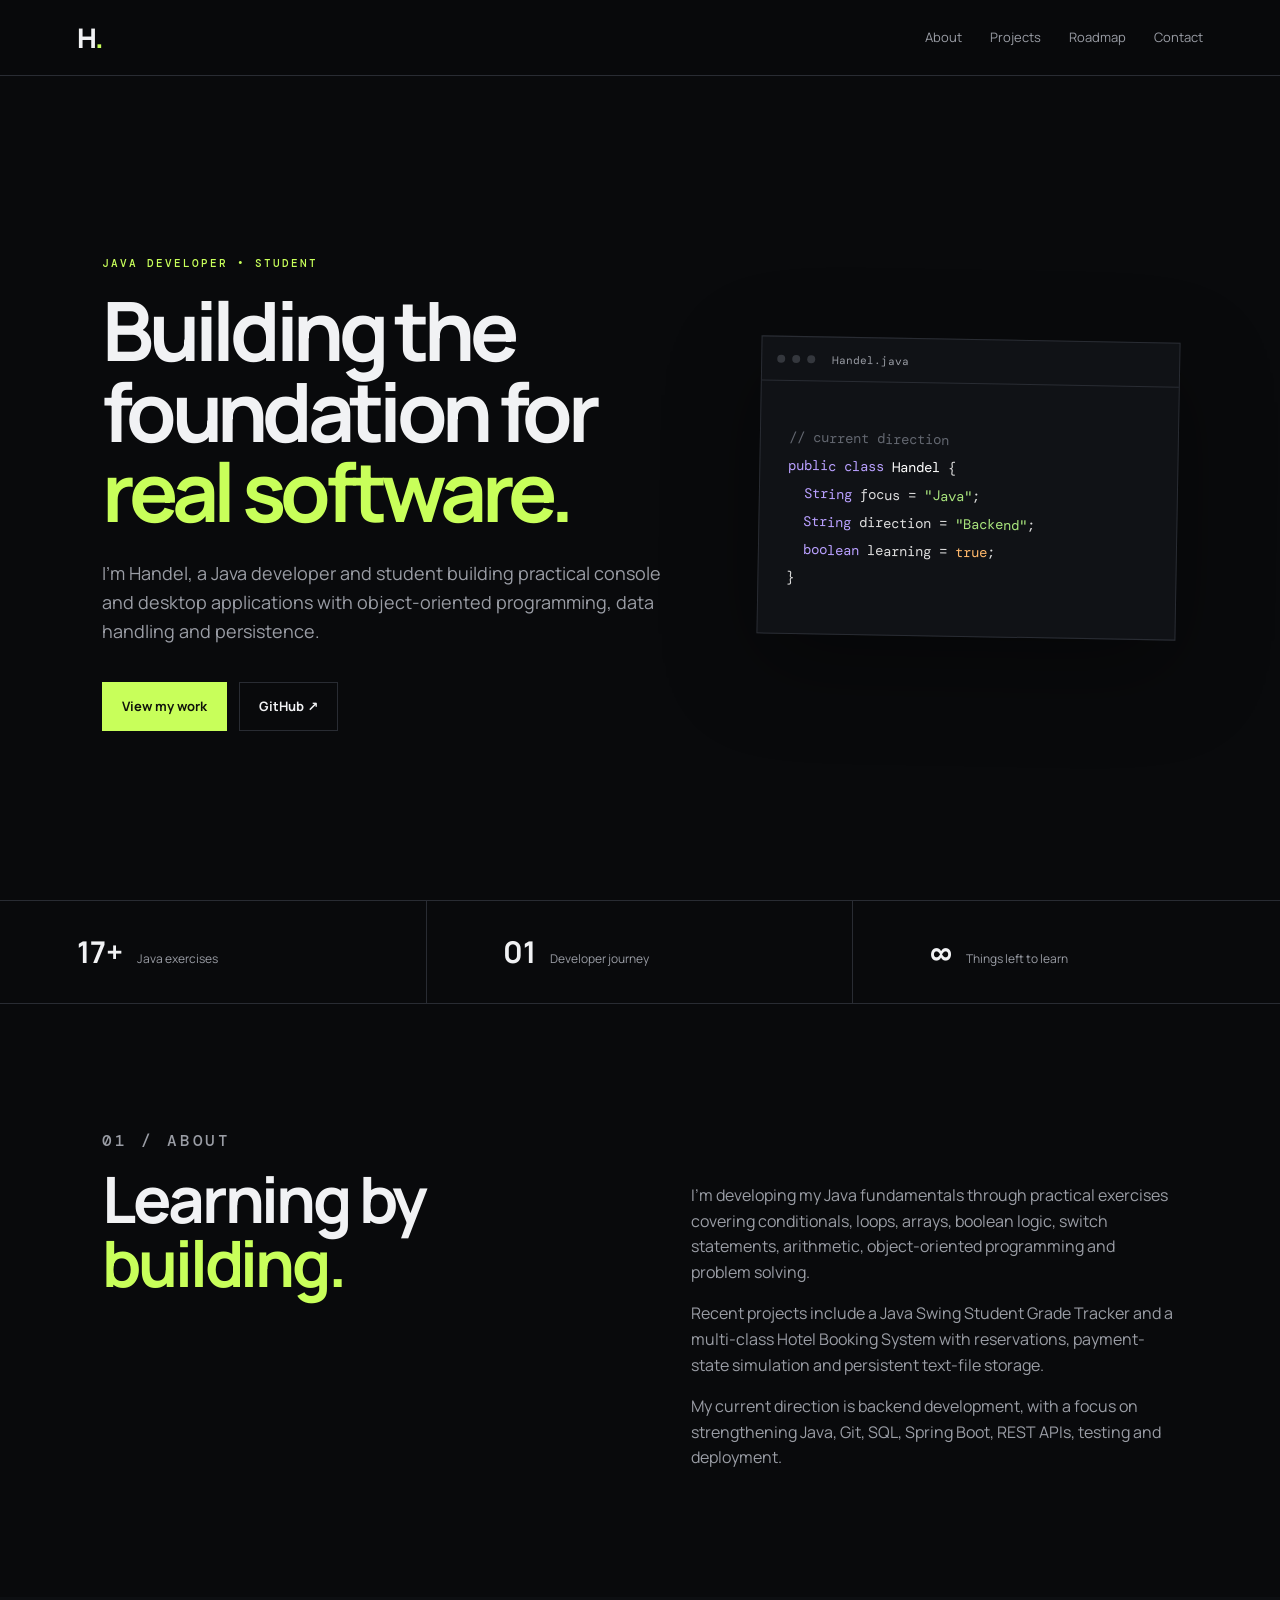
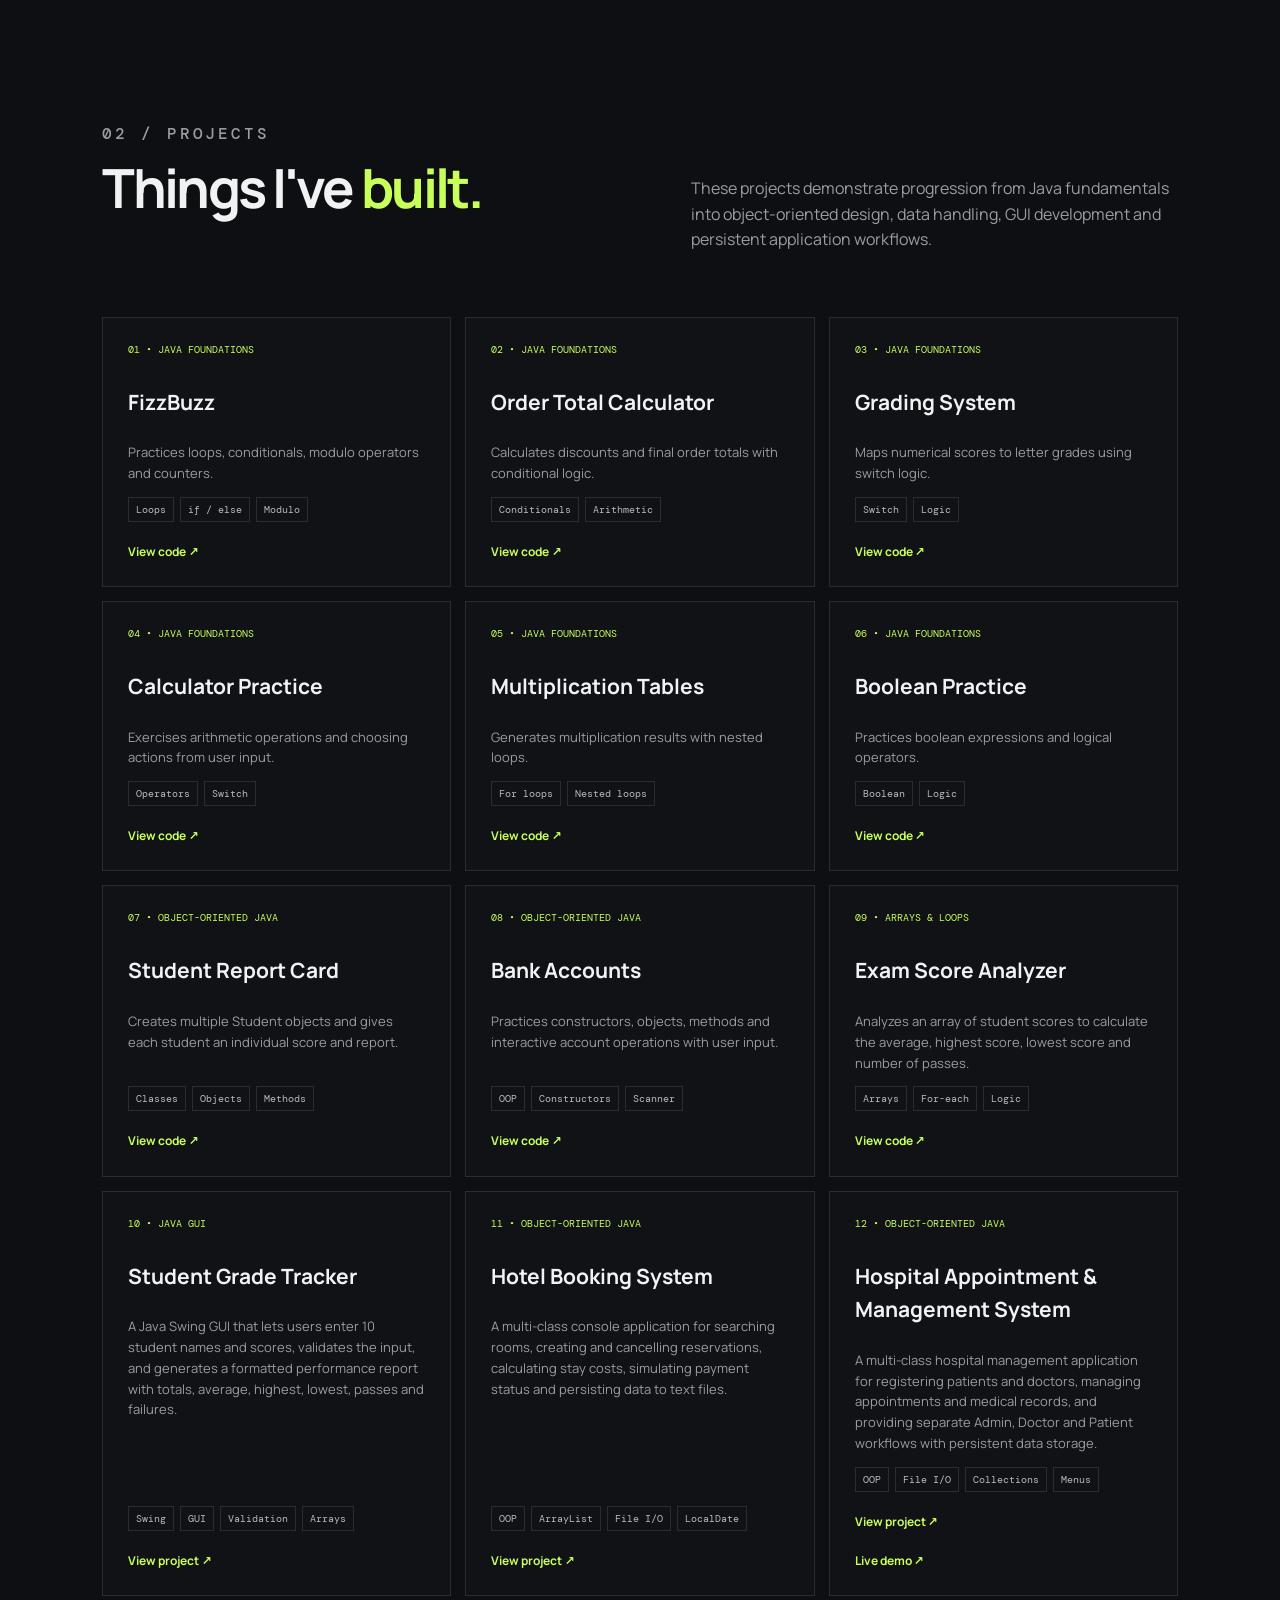
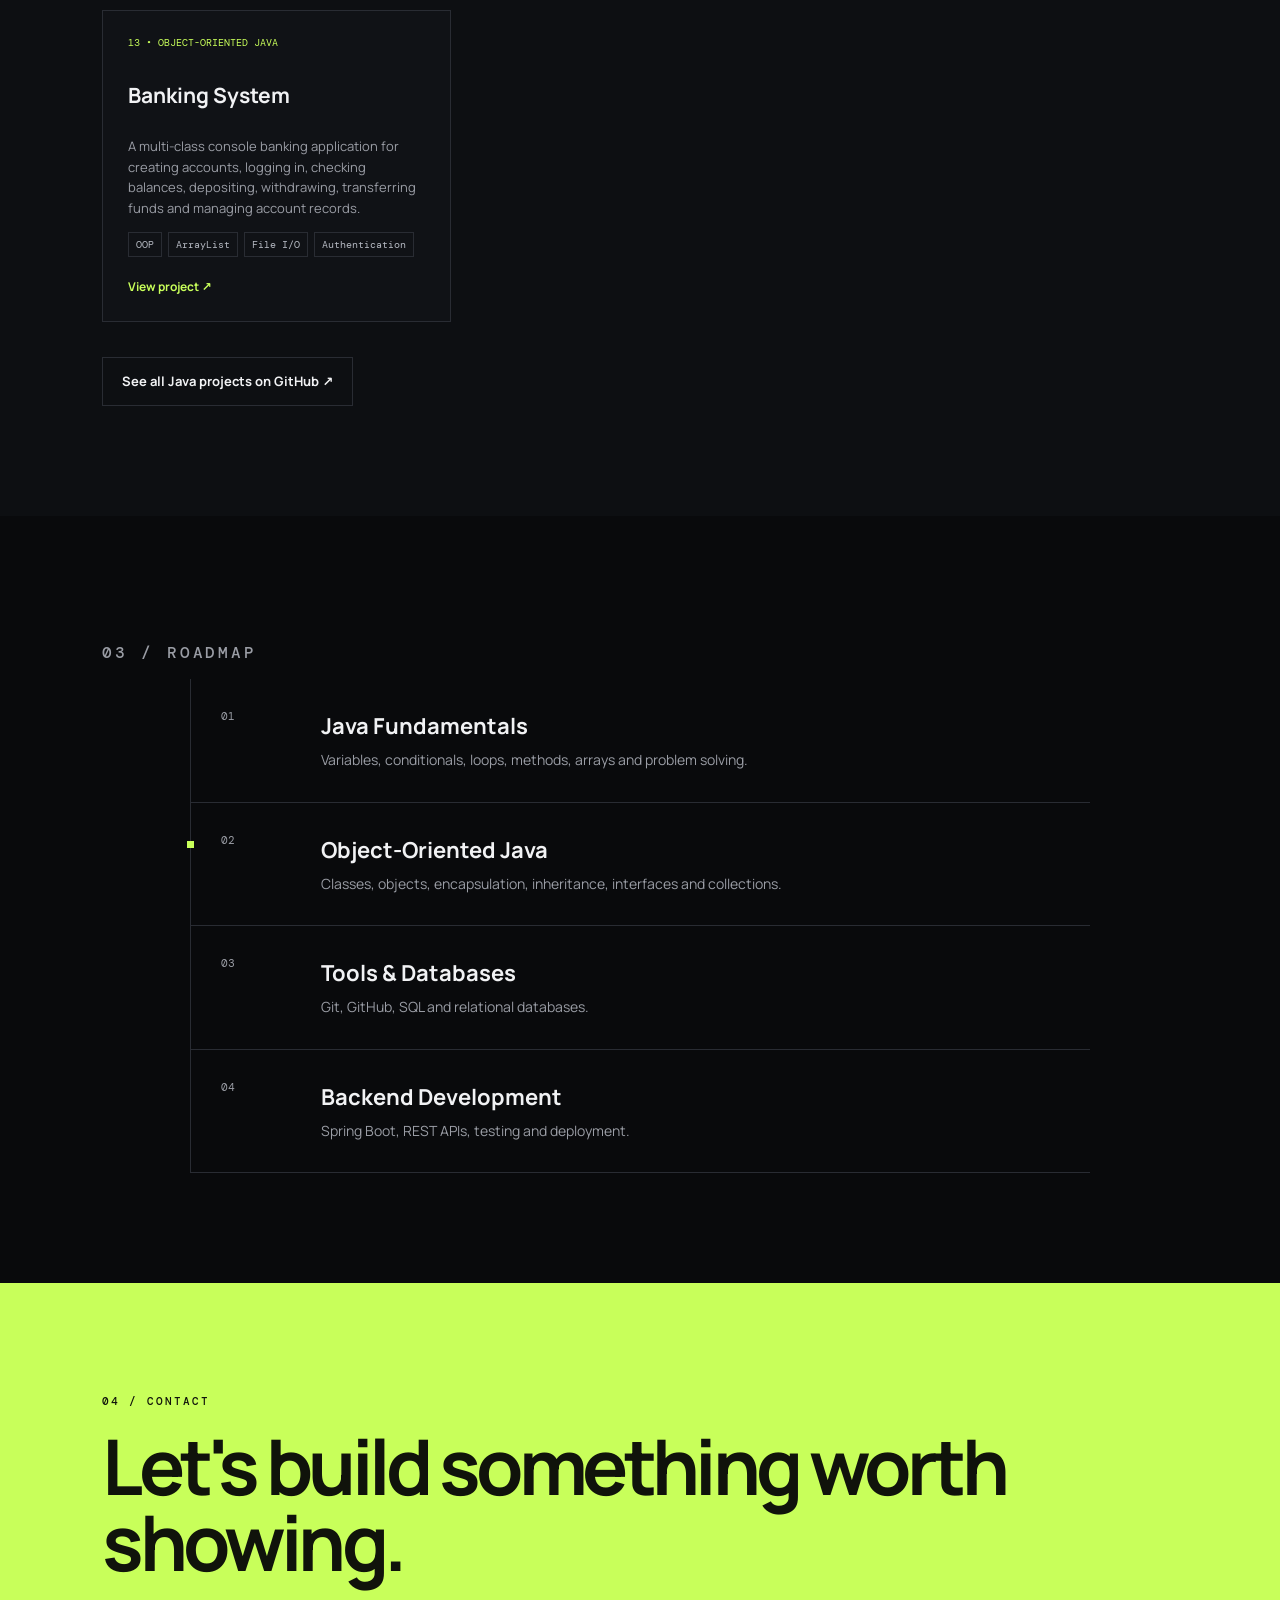
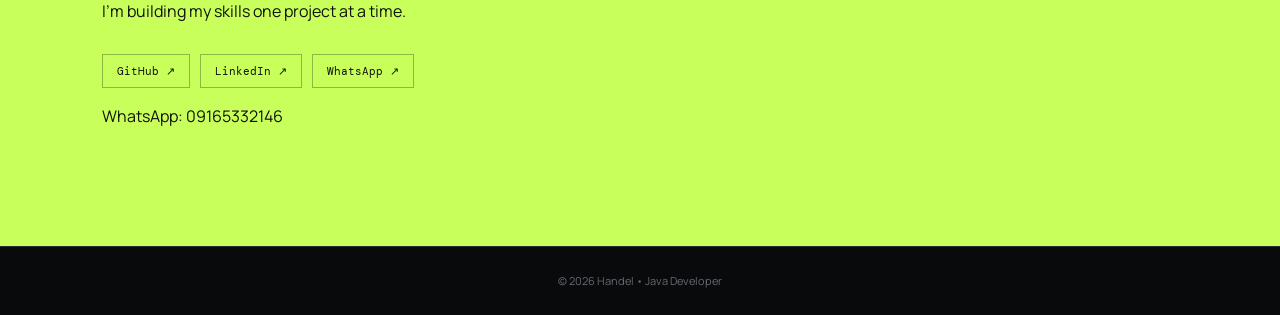
<file: docs/index.html>
<!doctype html>
<html lang="en">
<head>
<meta charset="utf-8">
<meta name="viewport" content="width=device-width, initial-scale=1">
<meta name="description" content="Handel — Java Developer portfolio.">
<title>Handel — Java Developer</title>
<link rel="stylesheet" href="style.css">
</head>
<body>
<header class="nav"><a class="brand" href="#home">H<span>.</span></a><nav><a href="#about">About</a><a href="#projects">Projects</a><a href="#roadmap">Roadmap</a><a href="#contact">Contact</a></nav></header>
<main>
<section class="hero" id="home"><div><p class="eyebrow">JAVA DEVELOPER • STUDENT</p><h1>Building the foundation for <em>real software.</em></h1><p class="lead">I'm Handel, a Java developer and student building practical console and desktop applications with object-oriented programming, data handling and persistence.</p><div class="actions"><a class="button primary" href="#projects">View my work</a><a class="button" href="https://github.com/muddyshark8-byte" target="_blank" rel="noopener">GitHub ↗</a></div></div><div class="terminal"><div class="bar"><i></i><i></i><i></i><span>Handel.java</span></div><pre><span class="dim">// current direction</span>
<span class="purple">public class</span> <span class="white">Handel</span> {
  <span class="purple">String</span> focus = <span class="green">"Java"</span>;
  <span class="purple">String</span> direction = <span class="green">"Backend"</span>;
  <span class="purple">boolean</span> learning = <span class="orange">true</span>;
}</pre></div></section>
<section class="stats"><div><b>17+</b><span>Java exercises</span></div><div><b>01</b><span>Developer journey</span></div><div><b>∞</b><span>Things left to learn</span></div></section>
<section class="section" id="about"><p class="eyebrow">01 / ABOUT</p><div class="split"><h2>Learning by <span>building.</span></h2><div><p>I'm developing my Java fundamentals through practical exercises covering conditionals, loops, arrays, boolean logic, switch statements, arithmetic, object-oriented programming and problem solving.</p><p>Recent projects include a Java Swing Student Grade Tracker and a multi-class Hotel Booking System with reservations, payment-state simulation and persistent text-file storage.</p><p>My current direction is backend development, with a focus on strengthening Java, Git, SQL, Spring Boot, REST APIs, testing and deployment.</p></div></div></section>
<section class="section dark" id="projects"><p class="eyebrow">02 / PROJECTS</p><div class="split head"><h2>Things I've <span>built.</span></h2><p>These projects demonstrate progression from Java fundamentals into object-oriented design, data handling, GUI development and persistent application workflows.</p></div><div class="grid">
<article><small>01 • JAVA FOUNDATIONS</small><h3>FizzBuzz</h3><p>Practices loops, conditionals, modulo operators and counters.</p><div class="tags"><span>Loops</span><span>if / else</span><span>Modulo</span></div><a href="https://github.com/muddyshark8-byte/java-projects/blob/main/fizzbuzz.java" target="_blank" rel="noopener">View code ↗</a></article>
<article><small>02 • JAVA FOUNDATIONS</small><h3>Order Total Calculator</h3><p>Calculates discounts and final order totals with conditional logic.</p><div class="tags"><span>Conditionals</span><span>Arithmetic</span></div><a href="https://github.com/muddyshark8-byte/java-projects/blob/main/OrderTotalCalc.java" target="_blank" rel="noopener">View code ↗</a></article>
<article><small>03 • JAVA FOUNDATIONS</small><h3>Grading System</h3><p>Maps numerical scores to letter grades using switch logic.</p><div class="tags"><span>Switch</span><span>Logic</span></div><a href="https://github.com/muddyshark8-byte/java-projects/blob/main/Gradingsystem.java" target="_blank" rel="noopener">View code ↗</a></article>
<article><small>04 • JAVA FOUNDATIONS</small><h3>Calculator Practice</h3><p>Exercises arithmetic operations and choosing actions from user input.</p><div class="tags"><span>Operators</span><span>Switch</span></div><a href="https://github.com/muddyshark8-byte/java-projects/blob/main/Calculatorpractice.java" target="_blank" rel="noopener">View code ↗</a></article>
<article><small>05 • JAVA FOUNDATIONS</small><h3>Multiplication Tables</h3><p>Generates multiplication results with nested loops.</p><div class="tags"><span>For loops</span><span>Nested loops</span></div><a href="https://github.com/muddyshark8-byte/java-projects/blob/main/multiplicationtable.java" target="_blank" rel="noopener">View code ↗</a></article>
<article><small>06 • JAVA FOUNDATIONS</small><h3>Boolean Practice</h3><p>Practices boolean expressions and logical operators.</p><div class="tags"><span>Boolean</span><span>Logic</span></div><a href="https://github.com/muddyshark8-byte/java-projects/blob/main/Booleanpractice.java" target="_blank" rel="noopener">View code ↗</a></article>
<article><small>07 • OBJECT-ORIENTED JAVA</small><h3>Student Report Card</h3><p>Creates multiple Student objects and gives each student an individual score and report.</p><div class="tags"><span>Classes</span><span>Objects</span><span>Methods</span></div><a href="https://github.com/muddyshark8-byte/java-projects/blob/main/Reportcard.java" target="_blank" rel="noopener">View code ↗</a></article>
<article><small>08 • OBJECT-ORIENTED JAVA</small><h3>Bank Accounts</h3><p>Practices constructors, objects, methods and interactive account operations with user input.</p><div class="tags"><span>OOP</span><span>Constructors</span><span>Scanner</span></div><a href="https://github.com/muddyshark8-byte/java-projects/blob/main/Accounts.java" target="_blank" rel="noopener">View code ↗</a></article>
<article><small>09 • ARRAYS & LOOPS</small><h3>Exam Score Analyzer</h3><p>Analyzes an array of student scores to calculate the average, highest score, lowest score and number of passes.</p><div class="tags"><span>Arrays</span><span>For-each</span><span>Logic</span></div><a href="https://github.com/muddyshark8-byte/java-projects/blob/main/Exams.java" target="_blank" rel="noopener">View code ↗</a></article>
<article><small>10 • JAVA GUI</small><h3>Student Grade Tracker</h3><p>A Java Swing GUI that lets users enter 10 student names and scores, validates the input, and generates a formatted performance report with totals, average, highest, lowest, passes and failures.</p><div class="tags"><span>Swing</span><span>GUI</span><span>Validation</span><span>Arrays</span></div><a href="https://github.com/muddyshark8-byte/CodeAlpha_StudentGradeTracker/blob/main/StudentTracker.java" target="_blank" rel="noopener">View project ↗</a></article>
<article><small>11 • OBJECT-ORIENTED JAVA</small><h3>Hotel Booking System</h3><p>A multi-class console application for searching rooms, creating and cancelling reservations, calculating stay costs, simulating payment status and persisting data to text files.</p><div class="tags"><span>OOP</span><span>ArrayList</span><span>File I/O</span><span>LocalDate</span></div><a href="https://github.com/muddyshark8-byte/java-projects/tree/main/HotelBookingSystem" target="_blank" rel="noopener">View project ↗</a></article>
<article><small>12 • OBJECT-ORIENTED JAVA</small><h3>Hospital Appointment & Management System</h3><p>A multi-class hospital management application for registering patients and doctors, managing appointments and medical records, and providing separate Admin, Doctor and Patient workflows with persistent data storage.</p><div class="tags"><span>OOP</span><span>File I/O</span><span>Collections</span><span>Menus</span></div><a href="https://github.com/muddyshark8-byte/java-projects/tree/main/HospitalAppointmentSystem" target="_blank" rel="noopener">View project ↗</a> <a href="hospital-appointment-system.html" target="_blank" rel="noopener">Live demo ↗</a></article>
<article><small>13 • OBJECT-ORIENTED JAVA</small><h3>Banking System</h3><p>A multi-class console banking application for creating accounts, logging in, checking balances, depositing, withdrawing, transferring funds and managing account records.</p><div class="tags"><span>OOP</span><span>ArrayList</span><span>File I/O</span><span>Authentication</span></div><a href="https://github.com/muddyshark8-byte/java-projects/tree/main/BankingSystem" target="_blank" rel="noopener">View project ↗</a></article></div><div class="all-code"><a class="button" href="https://github.com/muddyshark8-byte/java-projects" target="_blank" rel="noopener">See all Java projects on GitHub ↗</a></div></section>
<section class="section" id="roadmap"><p class="eyebrow">03 / ROADMAP</p><div class="roadmap"><div class="road"><b>01</b><div><h3>Java Fundamentals</h3><p>Variables, conditionals, loops, methods, arrays and problem solving.</p></div></div><div class="road active"><b>02</b><div><h3>Object-Oriented Java</h3><p>Classes, objects, encapsulation, inheritance, interfaces and collections.</p></div></div><div class="road"><b>03</b><div><h3>Tools & Databases</h3><p>Git, GitHub, SQL and relational databases.</p></div></div><div class="road"><b>04</b><div><h3>Backend Development</h3><p>Spring Boot, REST APIs, testing and deployment.</p></div></div></div></section>
<section class="contact" id="contact"><div><p class="eyebrow">04 / CONTACT</p><h2>Let's build something <em>worth showing.</em></h2><p>I'm building my skills one project at a time.</p><div class="contact-links"><a href="https://github.com/muddyshark8-byte" target="_blank" rel="noopener">GitHub ↗</a><a href="https://www.linkedin.com/in/handel-ohia-287b28434" target="_blank" rel="noopener">LinkedIn ↗</a><a href="https://wa.me/2349165332146" target="_blank" rel="noopener">WhatsApp ↗</a></div><p>WhatsApp: 09165332146</p></div></section>
</main><footer>© 2026 Handel • Java Developer</footer><script src="script.js"></script>
</body></html>
</file>
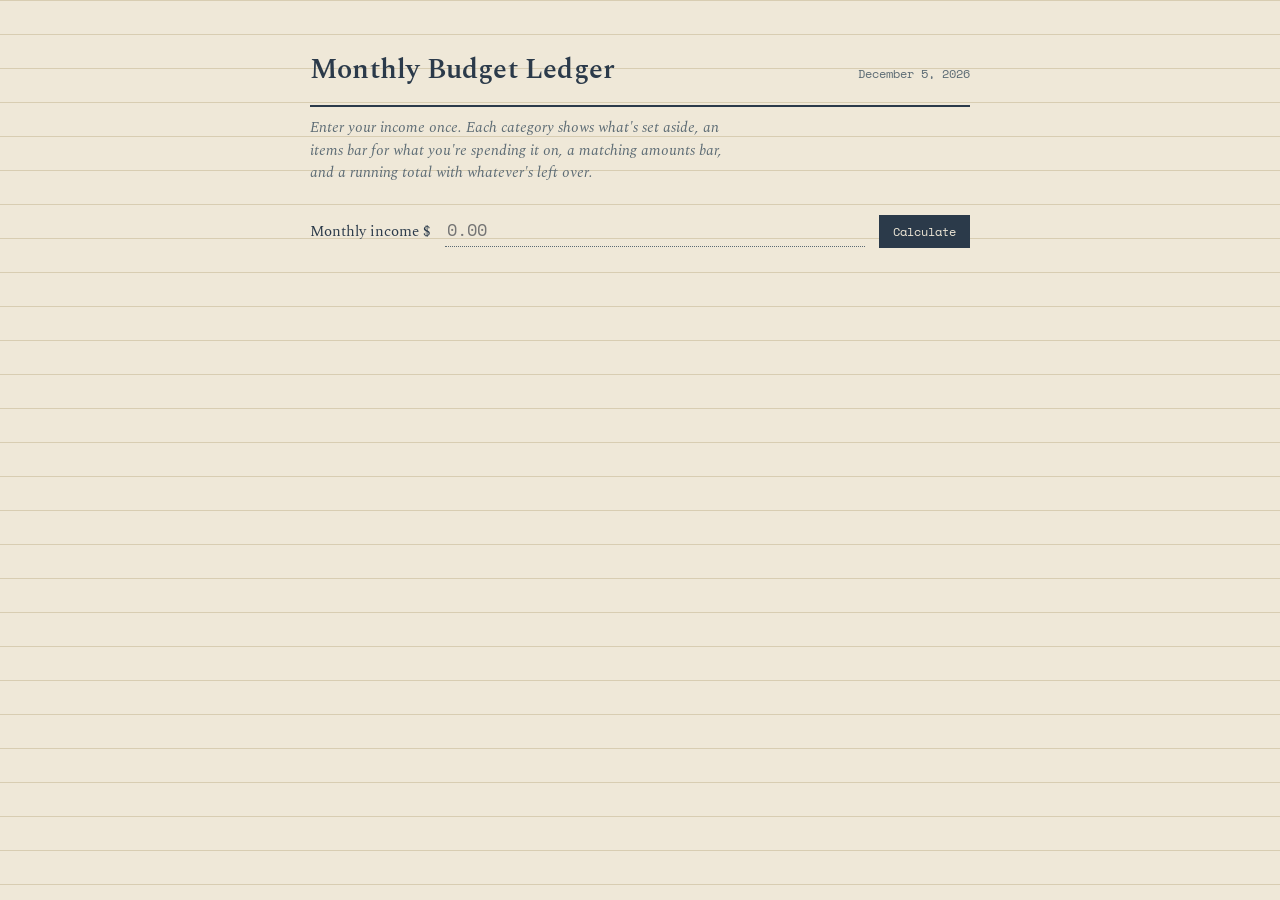
<file: budget-ledger.html>
<!DOCTYPE html>
<html lang="en">
<head>
<meta charset="UTF-8">
<title>Monthly Budget Ledger</title>
<style>
  @import url('https://fonts.googleapis.com/css2?family=Spectral:ital,wght@0,400;0,500;0,600;1,400&family=Space+Mono:wght@400;700&display=swap');

  :root{
    --paper: #efe8d8;
    --paper-line: #d8cdb2;
    --ink: #2b3a4a;
    --ink-soft: #5c6b74;
    --stamp: #a5402f;
    --gold: #b4922b;
    --sage: #6f7d5e;
  }

  * { box-sizing: border-box; }

  body {
    margin: 0;
    padding: 48px 20px 80px;
    background: var(--paper);
    background-image: linear-gradient(var(--paper-line) 1px, transparent 1px);
    background-size: 100% 34px;
    font-family: 'Spectral', serif;
    color: var(--ink);
    display: flex;
    justify-content: center;
  }

  .sheet { width: 100%; max-width: 660px; }

  .letterhead {
    display: flex;
    justify-content: space-between;
    align-items: baseline;
    border-bottom: 2px solid var(--ink);
    padding-bottom: 14px;
    margin-bottom: 6px;
  }

  .letterhead h1 { font-size: 28px; font-weight: 600; margin: 0; letter-spacing: 0.2px; }
  .letterhead span { font-family: 'Space Mono', monospace; font-size: 12px; color: var(--ink-soft); }

  .intro {
    font-size: 15px;
    color: var(--ink-soft);
    font-style: italic;
    margin: 10px 0 28px;
    line-height: 1.5;
    max-width: 54ch;
  }

  .income-row { display: flex; align-items: baseline; gap: 14px; margin-bottom: 6px; flex-wrap: wrap; }
  .income-row label { font-size: 15px; white-space: nowrap; }

  .income-row input {
    flex: 1;
    min-width: 140px;
    background: transparent;
    border: none;
    border-bottom: 1.5px dotted var(--ink-soft);
    font-family: 'Space Mono', monospace;
    font-size: 17px;
    color: var(--ink);
    padding: 4px 2px;
    outline: none;
  }

  .income-row input:focus { border-bottom-color: var(--stamp); }

  .income-row button {
    font-family: 'Space Mono', monospace;
    font-size: 12px;
    background: var(--ink);
    color: var(--paper);
    border: none;
    padding: 8px 14px;
    cursor: pointer;
    transition: transform 0.15s ease;
  }

  .income-row button:active { transform: scale(0.96); }

  .warning { font-size: 13px; color: var(--stamp); min-height: 18px; margin-bottom: 18px; }

  .total-line {
    display: flex;
    justify-content: space-between;
    font-family: 'Space Mono', monospace;
    font-size: 13px;
    color: var(--ink-soft);
    border-top: 1px solid var(--ink);
    border-bottom: 1px solid var(--ink);
    padding: 8px 0;
    margin-bottom: 30px;
  }

  .category {
    margin-bottom: 38px;
    opacity: 0;
    transform: translateY(6px);
    animation: settle 0.5s ease forwards;
  }

  .category[data-cat="1"] { animation-delay: 0.06s; }
  .category[data-cat="2"] { animation-delay: 0.12s; }
  .category[data-cat="3"] { animation-delay: 0.18s; }

  @keyframes settle { to { opacity: 1; transform: translateY(0); } }

  .category-head {
    display: flex;
    align-items: baseline;
    gap: 10px;
    border-bottom: 1px solid var(--paper-line);
    padding-bottom: 6px;
    margin-bottom: 8px;
  }

  .category-index { font-family: 'Space Mono', monospace; font-size: 13px; color: var(--ink-soft); }
  .category-name { font-size: 18px; font-weight: 600; flex: 1; }
  .category-pct { font-family: 'Space Mono', monospace; font-size: 13px; color: var(--ink-soft); }
  .category-amount { font-family: 'Space Mono', monospace; font-size: 19px; font-weight: 700; }

  .category[data-cat="0"] .category-amount { color: var(--stamp); }
  .category[data-cat="1"] .category-amount { color: var(--sage); }
  .category[data-cat="2"] .category-amount { color: var(--ink); }
  .category[data-cat="3"] .category-amount { color: var(--gold); }

  .category[data-cat="0"] .bar-fill { background: var(--stamp); }
  .category[data-cat="1"] .bar-fill { background: var(--sage); }
  .category[data-cat="2"] .bar-fill { background: var(--ink); }
  .category[data-cat="3"] .bar-fill { background: var(--gold); }

  .category[data-cat="0"] .chip .icon { background: var(--stamp); }
  .category[data-cat="1"] .chip .icon { background: var(--sage); }
  .category[data-cat="2"] .chip .icon { background: var(--ink); }
  .category[data-cat="3"] .chip .icon { background: var(--gold); }

  .bar-track { height: 3px; background: var(--paper-line); margin-bottom: 10px; overflow: hidden; }
  .bar-fill { height: 100%; width: 0%; transition: width 0.6s cubic-bezier(0.22, 1, 0.36, 1), opacity 0.3s ease; }

  .margin-comment {
    font-size: 12.5px;
    font-style: italic;
    color: var(--ink-soft);
    min-height: 16px;
    margin-bottom: 14px;
    opacity: 0;
    transform: translateY(-3px);
    transition: opacity 0.35s ease, transform 0.35s ease;
  }

  .margin-comment.show { opacity: 1; transform: translateY(0); }

  .bar-label {
    font-family: 'Space Mono', monospace;
    font-size: 10.5px;
    color: var(--ink-soft);
    margin-bottom: 6px;
  }

  .items-bar, .amounts-bar {
    display: flex;
    flex-wrap: wrap;
    gap: 8px;
    margin-bottom: 14px;
  }

  .chip {
    display: flex;
    align-items: center;
    gap: 7px;
    background: rgba(43, 58, 74, 0.04);
    border: 1px solid var(--paper-line);
    padding: 6px 10px;
    border-radius: 3px;
    transition: border-color 0.2s ease, background 0.2s ease;
  }

  .chip:focus-within { border-color: var(--ink); background: rgba(43, 58, 74, 0.07); }

  .chip .icon { width: 7px; height: 7px; flex-shrink: 0; transform: rotate(45deg); opacity: 0.85; }

  .chip input.desc {
    border: none;
    background: transparent;
    font-family: 'Spectral', serif;
    font-size: 13px;
    color: var(--ink);
    width: 118px;
    outline: none;
  }

  .chip.amount-chip input.amt {
    border: none;
    background: transparent;
    font-family: 'Space Mono', monospace;
    font-size: 13px;
    color: var(--ink);
    width: 64px;
    text-align: right;
    outline: none;
  }

  .chip.amount-chip .dollar { font-family: 'Space Mono', monospace; font-size: 12px; color: var(--ink-soft); }

  .category-summary {
    display: flex;
    justify-content: space-between;
    flex-wrap: wrap;
    gap: 10px;
    font-family: 'Space Mono', monospace;
    font-size: 12px;
    color: var(--ink-soft);
    border-top: 1px dashed var(--paper-line);
    padding-top: 8px;
  }

  .category-summary .remaining { font-weight: 700; transition: color 0.2s ease; }
  .category-summary .remaining.under { color: var(--sage); }
  .category-summary .remaining.over { color: var(--stamp); }
  .category-summary .remaining.exact { color: var(--ink); }

  .footer-note {
    margin-top: 20px;
    padding-top: 16px;
    border-top: 2px solid var(--ink);
    font-size: 13px;
    color: var(--ink-soft);
    font-style: italic;
    text-align: center;
    opacity: 0;
    transition: opacity 0.4s ease;
  }

  .footer-note.show { opacity: 1; }

  .hidden { display: none; }
</style>
</head>
<body>

<div class="sheet">

  <div class="letterhead">
    <h1>Monthly Budget Ledger</h1>
    <span id="today"></span>
  </div>
  <p class="intro">Enter your income once. Each category shows what's set aside, an items bar for what you're spending it on, a matching amounts bar, and a running total with whatever's left over.</p>

  <div class="income-row">
    <label for="income">Monthly income&nbsp;$</label>
    <input type="number" id="income" placeholder="0.00" step="0.01">
    <button onclick="calculate()">Calculate</button>
  </div>
  <div class="warning" id="warning"></div>

  <div class="total-line hidden" id="totalLine">
    <span>TOTAL MONTHLY INCOME</span>
    <span id="totalAmount">0.00</span>
  </div>

  <div id="categories"></div>

  <div class="footer-note hidden" id="footerNote">Budget created successfully!</div>

</div>

<script>
  document.getElementById('today').textContent = new Date().toLocaleDateString('en-US', { month:'long', day:'numeric', year:'numeric' });

  const categories = [
    {
      name: "Non negotiable", pct: 20, spaces: 3,
      notes: {
        under: "Some room left in what's non-negotiable.",
        on: "Covered, exactly as planned.",
        over: "Running past what's non-negotiable — check for slack elsewhere."
      }
    },
    {
      name: "Savings and investments", pct: 40, spaces: 2,
      notes: {
        under: "There's room to put more away.",
        on: "Future you says thanks.",
        over: "More than planned toward savings — no complaints here."
      }
    },
    {
      name: "Essentials", pct: 30, spaces: 4,
      notes: {
        under: "A little slack left in essentials.",
        on: "Essentials squared away.",
        over: "Essentials are running over budget."
      }
    },
    {
      name: "Lifestyle", pct: 10, spaces: 2,
      notes: {
        under: "Some fun money still unspent.",
        on: "Spent exactly what you set aside for enjoying it.",
        over: "Lifestyle spending has gone past its share."
      }
    }
  ];

  function calculate() {
    const incomeInput = document.getElementById('income');
    const warning = document.getElementById('warning');
    const container = document.getElementById('categories');
    const totalLine = document.getElementById('totalLine');
    const footerNote = document.getElementById('footerNote');
    const income = parseFloat(incomeInput.value);

    container.innerHTML = '';

    if (isNaN(income) || income <= 0) {
      warning.textContent = 'Invalid income amount. Please enter a positive value.';
      totalLine.classList.add('hidden');
      footerNote.classList.remove('show');
      footerNote.classList.add('hidden');
      return;
    }

    warning.textContent = '';
    totalLine.classList.remove('hidden');
    footerNote.classList.remove('hidden');
    footerNote.classList.add('show');
    document.getElementById('totalAmount').textContent = income.toFixed(2);

    categories.forEach((cat, i) => {
      const target = income * (cat.pct / 100);

      const catDiv = document.createElement('div');
      catDiv.className = 'category';
      catDiv.setAttribute('data-cat', i);

      catDiv.innerHTML = `
        <div class="category-head">
          <span class="category-index">${i + 1})</span>
          <span class="category-name">${cat.name}</span>
          <span class="category-pct">${cat.pct}%</span>
          <span class="category-amount">$${target.toFixed(2)}</span>
        </div>
        <div class="bar-track"><div class="bar-fill" id="bar-${i}"></div></div>
        <div class="margin-comment" id="comment-${i}"></div>

        <div class="bar-label">Items</div>
        <div class="items-bar" id="items-bar-${i}"></div>

        <div class="bar-label">Amounts</div>
        <div class="amounts-bar" id="amounts-bar-${i}"></div>

        <div class="category-summary">
          <span>Target: $${target.toFixed(2)}</span>
          <span id="allocated-${i}">Allocated: $0.00</span>
          <span class="remaining exact" id="remaining-${i}">Remaining: $${target.toFixed(2)}</span>
        </div>
      `;

      const itemsBar = catDiv.querySelector('#items-bar-' + i);
      const amountsBar = catDiv.querySelector('#amounts-bar-' + i);

      for (let j = 1; j <= cat.spaces; j++) {
        const itemChip = document.createElement('div');
        itemChip.className = 'chip';
        itemChip.innerHTML = `<span class="icon"></span><input type="text" class="desc" placeholder="Item ${j}">`;

        const amountChip = document.createElement('div');
        amountChip.className = 'chip amount-chip';
        amountChip.innerHTML = `<span class="dollar">$</span><input type="number" class="amt" step="0.01" placeholder="0.00">`;

        const amtInput = amountChip.querySelector('.amt');
        amtInput.addEventListener('input', () => updateCategory(i, target));

        itemsBar.appendChild(itemChip);
        amountsBar.appendChild(amountChip);
      }

      container.appendChild(catDiv);
    });
  }

  function updateCategory(i, target) {
    const catDiv = document.querySelectorAll('.category')[i];
    const amounts = Array.from(catDiv.querySelectorAll('.amt')).map(inp => parseFloat(inp.value) || 0);
    const entered = amounts.reduce((a, b) => a + b, 0);
    const remaining = target - entered;

    const bar = document.getElementById('bar-' + i);
    const pctFilled = target > 0 ? (entered / target) * 100 : 0;
    bar.style.width = Math.min(pctFilled, 100) + '%';
    bar.style.opacity = entered > target ? '0.55' : '1';

    document.getElementById('allocated-' + i).textContent = 'Allocated: $' + entered.toFixed(2);

    const remainingEl = document.getElementById('remaining-' + i);
    remainingEl.classList.remove('under', 'over', 'exact');
    if (Math.abs(remaining) < 0.005) {
      remainingEl.textContent = 'Remaining: $0.00';
      remainingEl.classList.add('exact');
    } else if (remaining > 0) {
      remainingEl.textContent = 'Remaining: $' + remaining.toFixed(2);
      remainingEl.classList.add('under');
    } else {
      remainingEl.textContent = 'Over by $' + Math.abs(remaining).toFixed(2);
      remainingEl.classList.add('over');
    }

    const comment = document.getElementById('comment-' + i);
    if (entered <= 0) {
      comment.classList.remove('show');
      return;
    }

    const ratio = entered / target;
    const notes = categories[i].notes;
    let text;
    if (ratio < 0.9) text = notes.under;
    else if (ratio <= 1.1) text = notes.on;
    else text = notes.over;

    comment.textContent = text;
    comment.classList.add('show');
  }

  document.getElementById('income').addEventListener('keydown', (e) => {
    if (e.key === 'Enter') calculate();
  });
</script>

</body>
</html>
</file>
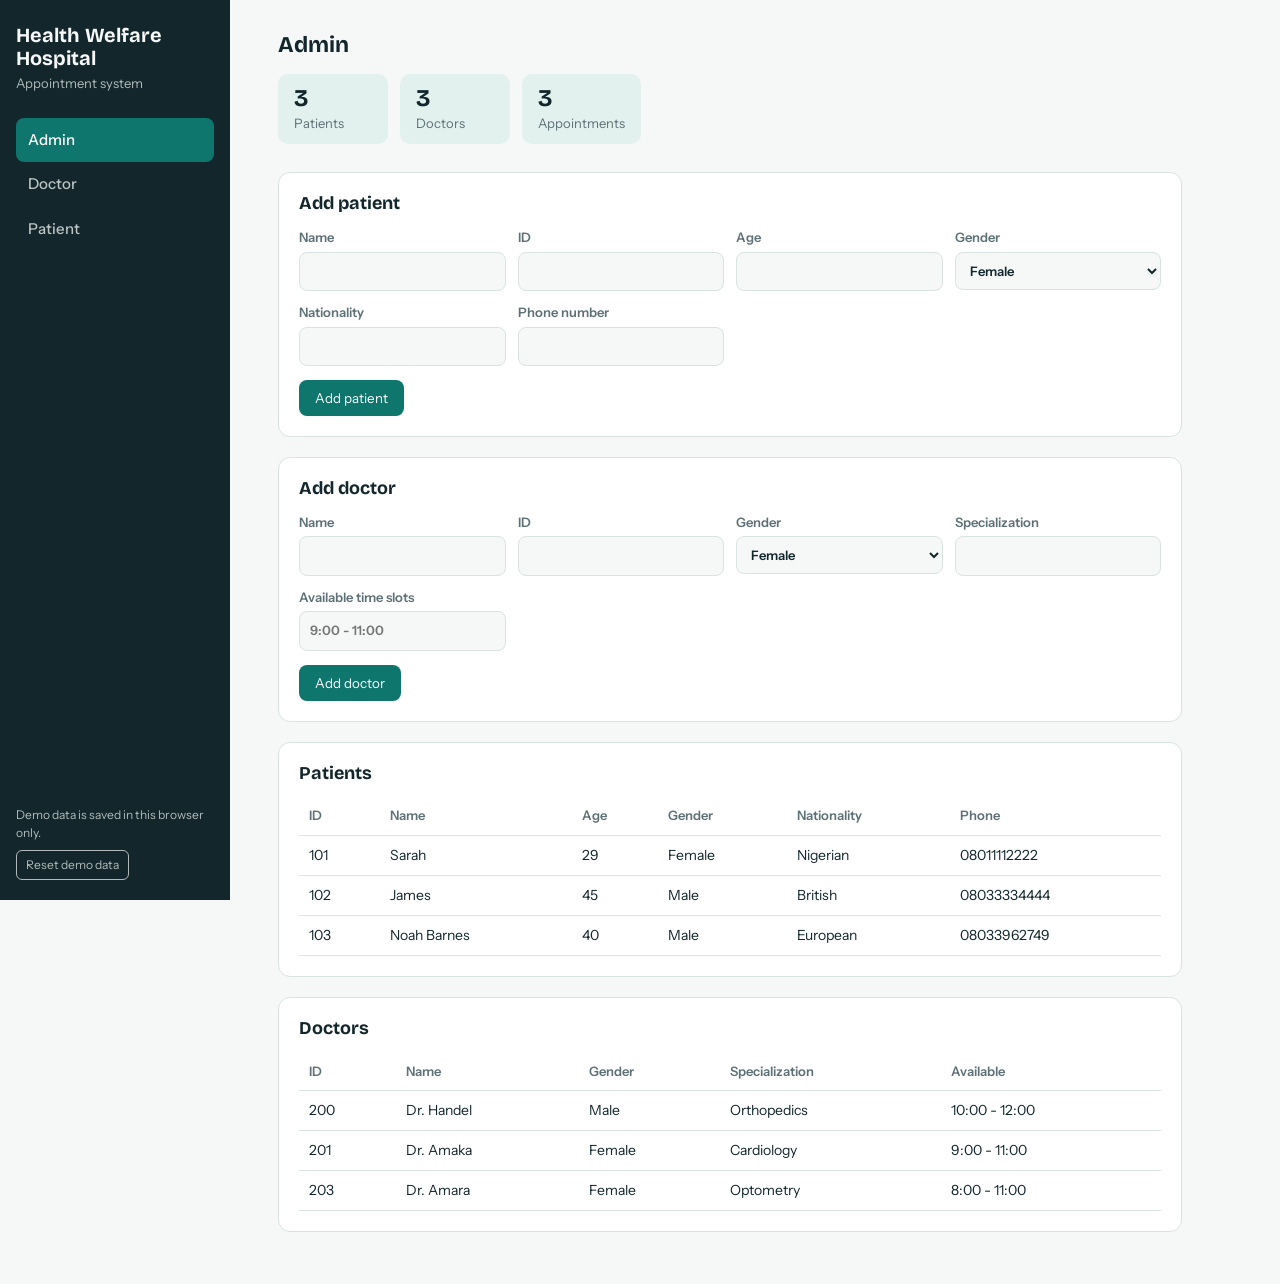
<file: docs/hospital-appointment-system.html>
<!DOCTYPE html>
<html lang="en">
<head>
<meta charset="utf-8">
<title>Health Welfare Hospital – Appointment System</title>
<meta name="viewport" content="width=device-width, initial-scale=1, viewport-fit=cover">
<link rel="stylesheet" href="https://fonts.googleapis.com/css2?family=Bricolage+Grotesque:wght@500;700&family=Instrument+Sans:wght@400;500;600&display=swap">
<style>
:root{--bg:#f5f8f7;--card:#fff;--ink:#12262b;--mute:#5d7076;--line:#d9e3e1;--acc:#0f766e;--acc-ink:#fff;--soft:#e2f1ee;--warn:#b4400e;--warn-soft:#fbe9df;
box-sizing:border-box;padding-top:env(safe-area-inset-top,0px);padding-bottom:env(safe-area-inset-bottom,0px)}
@media (prefers-color-scheme:dark){:root:not([data-theme="light"]){--bg:#0c1719;--card:#132326;--ink:#e6f0ee;--mute:#92a8ab;--line:#24393c;--acc:#3cc4b4;--acc-ink:#04201d;--soft:#173436;--warn:#f0905d;--warn-soft:#3a2418}}
:root[data-theme="dark"]{--bg:#0c1719;--card:#132326;--ink:#e6f0ee;--mute:#92a8ab;--line:#24393c;--acc:#3cc4b4;--acc-ink:#04201d;--soft:#173436;--warn:#f0905d;--warn-soft:#3a2418}
*{box-sizing:border-box}
html{scroll-padding-top:env(safe-area-inset-top,0px)}
body{margin:0;background:var(--bg);color:var(--ink);font:400 15px/1.5 "Instrument Sans",system-ui,sans-serif}
h1,h2,h3{font-family:"Bricolage Grotesque","Instrument Sans",system-ui,sans-serif;margin:0;line-height:1.15}
.shell{display:grid;grid-template-columns:230px 1fr;min-height:100vh}
aside{background:var(--ink);color:var(--bg);padding:24px 16px;position:sticky;top:0;height:100vh}
aside h1{font-size:20px;margin-bottom:4px}
aside p{margin:0 0 24px;font-size:13px;opacity:.7}
nav button{display:block;width:100%;text-align:left;background:none;border:0;color:inherit;font:inherit;font-weight:500;padding:11px 12px;border-radius:8px;cursor:pointer;opacity:.75}
nav button:hover{opacity:1;background:rgba(255,255,255,.08)}
nav button[aria-selected="true"]{opacity:1;background:var(--acc);color:var(--acc-ink)}
.foot{position:absolute;left:16px;right:16px;bottom:20px;font-size:12px;opacity:.7}
.foot button{background:none;border:1px solid currentColor;color:inherit;border-radius:6px;padding:5px 9px;font:inherit;cursor:pointer;margin-top:8px}
main{padding:32px clamp(16px,4vw,48px);max-width:1000px;width:100%}
.stats{display:flex;gap:12px;flex-wrap:wrap;margin:16px 0 28px}
.stat{background:var(--soft);border-radius:10px;padding:10px 16px;min-width:110px}
.stat b{display:block;font:700 24px "Bricolage Grotesque",sans-serif}
.stat span{color:var(--mute);font-size:13px}
.card{background:var(--card);border:1px solid var(--line);border-radius:12px;padding:20px;margin-bottom:20px}
.card h3{font-size:18px;margin-bottom:14px}
.grid{display:grid;grid-template-columns:repeat(auto-fit,minmax(200px,1fr));gap:12px}
label{display:block;font-size:13px;font-weight:600;color:var(--mute)}
input,select{width:100%;margin-top:4px;padding:9px 10px;border:1px solid var(--line);border-radius:8px;background:var(--bg);color:var(--ink);font:inherit}
input:focus,select:focus,button:focus-visible{outline:2px solid var(--acc);outline-offset:1px}
.btn{background:var(--acc);color:var(--acc-ink);border:0;border-radius:8px;padding:10px 16px;font:600 14px inherit;font-family:inherit;cursor:pointer;margin-top:14px}
.btn.ghost{background:none;color:var(--acc);border:1px solid var(--acc);padding:6px 10px;margin:0}
.row{display:flex;gap:10px;align-items:flex-end;flex-wrap:wrap}
.row>label{flex:1;min-width:160px}
.row .btn{margin:0}
.tw{overflow-x:auto}
table{border-collapse:collapse;width:100%;min-width:560px}
th,td{text-align:left;padding:9px 10px;border-bottom:1px solid var(--line);font-size:14px;vertical-align:top}
th{color:var(--mute);font-weight:600;font-size:13px}
.tag{display:inline-block;padding:2px 9px;border-radius:99px;background:var(--soft);color:var(--acc);font-size:12px;font-weight:600}
.tag.warn{background:var(--warn-soft);color:var(--warn)}
.empty{color:var(--mute);padding:8px 0}
.dl{display:grid;grid-template-columns:max-content 1fr;gap:6px 18px;margin:0}
.dl dt{color:var(--mute)}.dl dd{margin:0;font-weight:500}
.hello{font-size:16px;margin-bottom:12px}
#toast{position:fixed;left:50%;bottom:calc(20px + env(safe-area-inset-bottom,0px));transform:translateX(-50%);background:var(--ink);color:var(--bg);padding:10px 18px;border-radius:8px;opacity:0;pointer-events:none;transition:opacity .2s;z-index:9}
#toast.on{opacity:1}#toast.err{background:var(--warn);color:#fff}
@media (max-width:760px){.shell{grid-template-columns:1fr}aside{position:static;height:auto;padding:14px 12px}aside p{margin-bottom:10px}nav{display:flex;gap:6px}nav button{text-align:center;padding:9px 6px}.foot{position:static;margin-top:12px}}
@media (prefers-reduced-motion:reduce){*{transition:none!important}}
</style>
</head>
<body>
<div class="shell">
<aside>
<h1>Health Welfare Hospital</h1>
<p>Appointment system</p>
<nav role="tablist" id="nav">
<button role="tab" data-v="admin" aria-selected="true">Admin</button>
<button role="tab" data-v="doctor" aria-selected="false">Doctor</button>
<button role="tab" data-v="patient" aria-selected="false">Patient</button>
</nav>
<div class="foot">Demo data is saved in this browser only.<br><button id="reset">Reset demo data</button></div>
</aside>
<main id="main"></main>
</div>
<div id="toast" role="status"></div>
<script>
const SEED={
patients:[{id:101,name:"Sarah",age:29,gender:"Female",nationality:"Nigerian",phone:"08011112222"},{id:102,name:"James",age:45,gender:"Male",nationality:"British",phone:"08033334444"},{id:103,name:"Noah Barnes",age:40,gender:"Male",nationality:"European",phone:"08033962749"}],
doctors:[{id:200,name:"Handel",gender:"Male",spec:"Orthopedics",slots:"10:00 - 12:00"},{id:201,name:"Amaka",gender:"Female",spec:"Cardiology",slots:"9:00 - 11:00"},{id:203,name:"Amara",gender:"Female",spec:"Optometry",slots:"8:00 - 11:00"}],
appts:[{id:1,pid:101,did:200,date:"2026-09-25",time:"10:30",status:"Confirmed",loc:"Room 4"},{id:2,pid:102,did:201,date:"2026-09-26",time:"09:15",status:"Confirmed",loc:"Room 2"},{id:3,pid:103,did:203,date:"2026-09-28",time:"11:17",status:"Confirmed",loc:"Room 2"}],
records:[{pid:101,blood:"O+",allergies:"None",prior:"Asthma",current:"None currently",kin:"Mary",kinPhone:"08055556666",lastVisit:"2026-08-01",admitted:"2026-08-01"},{pid:102,blood:"A-",allergies:"Penicillin",prior:"None",current:"Mild flu",kin:"Tom",kinPhone:"08077778888",lastVisit:"2026-07-15",admitted:"2026-07-15"},{pid:103,blood:"A+",allergies:"Peanut Butter",prior:"None",current:"Under review",kin:"Philip",kinPhone:"09165332146",lastVisit:"2026-07-17",admitted:"2026-07-19"}]};
const KEY="hms-demo-v1";
let db,view="admin",docSession=null,patSession=null,docRecord=null;
function load(){try{const s=localStorage.getItem(KEY);if(s)return JSON.parse(s)}catch(e){}return JSON.parse(JSON.stringify(SEED))}
function save(){try{localStorage.setItem(KEY,JSON.stringify(db))}catch(e){}}
db=load();
const $=s=>document.querySelector(s);
const esc=v=>String(v??"").replace(/[&<>"']/g,c=>({"&":"&amp;","<":"&lt;",">":"&gt;",'"':"&quot;","'":"&#39;"}[c]));
let tt;function toast(m,err){const t=$("#toast");t.textContent=m;t.className="on"+(err?" err":"");clearTimeout(tt);tt=setTimeout(()=>t.className="",2800)}
const pName=id=>(db.patients.find(p=>p.id===id)||{}).name||"Unknown";
const dName=id=>{const d=db.doctors.find(d=>d.id===id);return d?"Dr. "+d.name:"Unknown"};
const nextApptId=()=>Math.max(0,...db.appts.map(a=>a.id))+1;
const val=id=>$("#"+id).value.trim();
const num=id=>parseInt(val(id),10);

function apptTable(list,mode){
if(!list.length)return '<p class="empty">No appointments found.</p>';
return '<div class="tw"><table><tr><th>ID</th><th>Patient</th><th>Doctor</th><th>Date</th><th>Time</th><th>Location</th><th>Status</th>'+(mode==="patient"?"<th></th>":"")+'</tr>'+
list.map(a=>'<tr><td>'+a.id+'</td><td>'+esc(pName(a.pid))+'</td><td>'+esc(dName(a.did))+'</td><td>'+esc(a.date)+'</td><td>'+esc(a.time)+'</td><td>'+esc(a.loc)+'</td><td><span class="tag '+(a.status==="Confirmed"?"":"warn")+'">'+esc(a.status)+'</span></td>'+(mode==="patient"?'<td><button class="btn ghost" data-post="'+a.id+'">Postpone</button></td>':"")+'</tr>').join("")+"</table></div>";
}

function adminView(){
return '<h2>Admin</h2><div class="stats"><div class="stat"><b>'+db.patients.length+'</b><span>Patients</span></div><div class="stat"><b>'+db.doctors.length+'</b><span>Doctors</span></div><div class="stat"><b>'+db.appts.length+'</b><span>Appointments</span></div></div>'+
'<div class="card"><h3>Add patient</h3><div class="grid"><label>Name<input id="pn"></label><label>ID<input id="pi" type="number"></label><label>Age<input id="pa" type="number" min="0"></label><label>Gender<select id="pg"><option>Female</option><option>Male</option><option>Other</option></select></label><label>Nationality<input id="pnat"></label><label>Phone number<input id="pp" type="tel"></label></div><button class="btn" id="addP">Add patient</button></div>'+
'<div class="card"><h3>Add doctor</h3><div class="grid"><label>Name<input id="dn"></label><label>ID<input id="di" type="number"></label><label>Gender<select id="dg"><option>Female</option><option>Male</option><option>Other</option></select></label><label>Specialization<input id="ds"></label><label>Available time slots<input id="dt" placeholder="9:00 - 11:00"></label></div><button class="btn" id="addD">Add doctor</button></div>'+
'<div class="card"><h3>Patients</h3><div class="tw"><table><tr><th>ID</th><th>Name</th><th>Age</th><th>Gender</th><th>Nationality</th><th>Phone</th></tr>'+db.patients.map(p=>'<tr><td>'+p.id+'</td><td>'+esc(p.name)+'</td><td>'+p.age+'</td><td>'+esc(p.gender)+'</td><td>'+esc(p.nationality)+'</td><td>'+esc(p.phone)+'</td></tr>').join("")+'</table></div></div>'+
'<div class="card"><h3>Doctors</h3><div class="tw"><table><tr><th>ID</th><th>Name</th><th>Gender</th><th>Specialization</th><th>Available</th></tr>'+db.doctors.map(d=>'<tr><td>'+d.id+'</td><td>Dr. '+esc(d.name)+'</td><td>'+esc(d.gender)+'</td><td>'+esc(d.spec)+'</td><td>'+esc(d.slots)+'</td></tr>').join("")+'</table></div></div>';
}

function doctorView(){
let h='<h2>Doctor</h2><div class="card"><h3>Verify your ID</h3><div class="row"><label>Doctor ID<input id="vid" type="number"></label><button class="btn" id="verify">Verify</button></div></div>';
if(docSession){
const d=docSession;
h+='<div class="card"><p class="hello">Welcome, Dr. '+esc(d.name)+' <span class="tag">'+esc(d.spec)+'</span></p><h3>Your appointments</h3>'+apptTable(db.appts.filter(a=>a.did===d.id))+'</div><div class="card"><h3>Patient medical record</h3><div class="row"><label>Patient ID<input id="rid" type="number"></label><button class="btn" id="lookup">View record</button></div>'+(docRecord?recordHtml(docRecord):"")+'</div>';
}
return h;
}

function recordHtml(r){
if(r==="none")return '<p class="empty">No medical record found for that patient.</p>';
return '<h3 style="margin-top:18px">'+esc(pName(r.pid))+' <span class="tag">ID '+r.pid+'</span></h3><dl class="dl"><dt>Blood group</dt><dd>'+esc(r.blood)+'</dd><dt>Allergies</dt><dd>'+esc(r.allergies)+'</dd><dt>Prior illness</dt><dd>'+esc(r.prior)+'</dd><dt>Current ailments</dt><dd>'+esc(r.current)+'</dd><dt>Next of kin</dt><dd>'+esc(r.kin)+' ('+esc(r.kinPhone)+')</dd><dt>Last visit</dt><dd>'+esc(r.lastVisit)+'</dd><dt>Admission date</dt><dd>'+esc(r.admitted)+'</dd></dl>';
}

function patientView(){
let h='<h2>Patient</h2><div class="card"><h3>Find your appointments</h3><div class="row"><label>Patient ID<input id="sid" type="number"></label><button class="btn" id="signin">Check appointments</button></div></div>';
if(patSession){
const p=patSession;
h+='<div class="card"><p class="hello">Hello, '+esc(p.name)+'</p>'+apptTable(db.appts.filter(a=>a.pid===p.id),"patient")+'<div id="postBox"></div></div><div class="card"><h3>Book an appointment</h3><div class="grid"><label>Doctor<select id="bd">'+db.doctors.map(d=>'<option value="'+d.id+'">Dr. '+esc(d.name)+' – '+esc(d.spec)+' ('+esc(d.slots)+')</option>').join("")+'</select></label><label>Date<input id="bdate" type="date"></label><label>Time<input id="btime" type="time"></label><label>Location<input id="bloc" placeholder="Room 3"></label></div><button class="btn" id="book">Book appointment</button></div>';
}
return h;
}

function render(){
document.querySelectorAll("#nav button").forEach(b=>b.setAttribute("aria-selected",b.dataset.v===view));
$("#main").innerHTML=view==="admin"?adminView():view==="doctor"?doctorView():patientView();
}

document.addEventListener("click",e=>{
const t=e.target;
if(t.dataset.v){view=t.dataset.v;render();return}
if(t.id==="reset"){db=JSON.parse(JSON.stringify(SEED));save();docSession=patSession=docRecord=null;render();toast("Demo data reset");return}
if(t.id==="addP"){
const p={name:val("pn"),id:num("pi"),age:num("pa"),gender:$("#pg").value,nationality:val("pnat"),phone:val("pp")};
if(!p.name||isNaN(p.id)||isNaN(p.age)||!p.nationality||!p.phone)return toast("Fill in every patient field.",1);
if(db.patients.some(x=>x.id===p.id))return toast("A patient with that ID already exists.",1);
db.patients.push(p);save();render();toast("Patient added successfully");return}
if(t.id==="addD"){
const d={name:val("dn"),id:num("di"),gender:$("#dg").value,spec:val("ds"),slots:val("dt")};
if(!d.name||isNaN(d.id)||!d.spec||!d.slots)return toast("Fill in every doctor field.",1);
if(db.doctors.some(x=>x.id===d.id))return toast("A doctor with that ID already exists.",1);
db.doctors.push(d);save();render();toast("Doctor registered");return}
if(t.id==="verify"){
const d=db.doctors.find(x=>x.id===num("vid"));docRecord=null;docSession=d||null;render();
toast(d?"Welcome, Dr. "+d.name:"No doctor found with that ID.",!d);return}
if(t.id==="lookup"){
const r=db.records.find(x=>x.pid===num("rid"));docRecord=r||"none";render();return}
if(t.id==="signin"){
const p=db.patients.find(x=>x.id===num("sid"));patSession=p||null;render();
if(!p)toast("No patient found with that ID.",1);return}
if(t.id==="book"){
const did=parseInt($("#bd").value,10),date=val("bdate"),time=val("btime"),loc=val("bloc");
if(!date||!time||!loc)return toast("Enter a date, time and location.",1);
if(db.appts.some(a=>a.did===did&&a.date===date&&a.time===time))return toast("That doctor is already booked at that time.",1);
db.appts.push({id:nextApptId(),pid:patSession.id,did,date,time,status:"Confirmed",loc});save();render();toast("Appointment booked");return}
if(t.dataset.post){
$("#postBox").innerHTML='<div class="row" style="margin-top:16px"><label>New date<input id="nd" type="date"></label><label>New time<input id="nt" type="time"></label><button class="btn" data-save="'+t.dataset.post+'">Request change for #'+esc(t.dataset.post)+'</button></div>';return}
if(t.dataset.save){
const a=db.appts.find(x=>x.id===+t.dataset.save),d=val("nd"),tm=val("nt");
if(!d||!tm)return toast("Date and time cannot be empty.",1);
a.date=d;a.time=tm;a.status="Pending review";save();render();toast("The management will review your request");return}
});
render();
</script>
</body>
</html>
</file>
<file: docs/style.css>
@import url('https://fonts.googleapis.com/css2?family=DM+Mono:wght@400;500&family=Manrope:wght@400;500;600;700;800&display=swap');
:root{--bg:#090a0c;--panel:#101216;--text:#f1f2f4;--muted:#9a9da5;--line:#292c33;--accent:#c8ff5a;--purple:#b9a0ff;--orange:#ffb86b;--green:#a9e57d}*{box-sizing:border-box}html{scroll-behavior:smooth}body{margin:0;background:var(--bg);color:var(--text);font-family:Manrope,system-ui,sans-serif;line-height:1.6}a{color:inherit;text-decoration:none}.nav{height:76px;display:flex;align-items:center;justify-content:space-between;padding:0 6vw;border-bottom:1px solid var(--line);position:sticky;top:0;background:rgba(9,10,12,.86);backdrop-filter:blur(14px);z-index:20}.brand{font-size:27px;font-weight:800;letter-spacing:-2px}.brand span{color:var(--accent)}nav{display:flex;gap:28px}nav a{font-size:13px;color:var(--muted)}nav a:hover{color:var(--text)}.hero{min-height:calc(100vh - 76px);padding:10vh 8vw;display:grid;grid-template-columns:1.15fr .85fr;gap:7vw;align-items:center;max-width:1500px;margin:auto}.eyebrow{font:500 11px 'DM Mono',monospace;letter-spacing:.18em;color:var(--accent);text-transform:uppercase}.hero h1{font-size:clamp(48px,6.4vw,94px);line-height:.98;letter-spacing:-.065em;margin:20px 0 28px;max-width:850px}.hero h1 em,h2 span{font-style:normal;color:var(--accent)}.lead{font-size:18px;color:var(--muted);max-width:650px}.actions{display:flex;gap:12px;margin-top:36px}.button{display:inline-block;padding:13px 19px;border:1px solid var(--line);font-size:13px;font-weight:700}.primary{background:var(--accent);color:#10130b;border-color:var(--accent)}.terminal{background:var(--panel);border:1px solid var(--line);box-shadow:0 30px 90px rgba(0,0,0,.35);transform:rotate(1deg)}.bar{height:44px;border-bottom:1px solid var(--line);display:flex;align-items:center;padding:0 15px;gap:7px;color:var(--muted);font:11px 'DM Mono',monospace}.bar i{width:8px;height:8px;border-radius:50%;background:#34373d}.bar span{margin-left:10px}.terminal pre{padding:28px;font:14px/2 'DM Mono',monospace;color:#ddd;overflow:auto}.dim{color:#62666f}.purple{color:var(--purple)}.green{color:var(--green)}.orange{color:var(--orange)}.white{color:#fff}.stats{border-top:1px solid var(--line);border-bottom:1px solid var(--line);display:grid;grid-template-columns:repeat(3,1fr);max-width:1400px;margin:auto}.stats div{padding:27px 6vw;border-right:1px solid var(--line)}.stats div:last-child{border:0}.stats b{font-size:30px;margin-right:14px}.stats span{font-size:12px;color:var(--muted)}.section{padding:110px 8vw;max-width:1500px;margin:auto}.split{display:grid;grid-template-columns:1fr 1fr;gap:8vw}.section h2{font-size:clamp(40px,5vw,70px);line-height:1;letter-spacing:-.05em;margin:0}.section p{color:var(--muted);font-size:16px}.dark{max-width:none;background:#0d0f12}.head{max-width:1250px;margin:0 auto 48px}.head h2{font-size:54px}.grid{max-width:1250px;margin:auto;display:grid;grid-template-columns:repeat(3,1fr);gap:14px}.grid article{background:var(--panel);border:1px solid var(--line);padding:25px;min-height:270px;display:flex;flex-direction:column}.grid article:hover{border-color:#454a54;transform:translateY(-3px)}small{font:10px 'DM Mono',monospace;color:var(--accent)}article h3{font-size:21px;margin:30px 0 10px}article p{font-size:13px!important}.tags{display:flex;gap:6px;flex-wrap:wrap;margin-top:auto}.tags span{font:10px 'DM Mono',monospace;border:1px solid var(--line);padding:5px 7px;color:#b6bac3}article>a{font-size:12px;font-weight:700;color:var(--accent);margin-top:20px}.all-code{max-width:1250px;margin:35px auto 0}.roadmap{border-left:1px solid var(--line);max-width:900px;margin:auto}.road{display:grid;grid-template-columns:70px 1fr;gap:30px;padding:30px 0 30px 30px;border-bottom:1px solid var(--line);position:relative}.road b{font:11px 'DM Mono',monospace;color:var(--muted)}.road h3{margin:0 0 5px;font-size:22px}.road p{margin:0;font-size:14px}.road.active:before{content:'';position:absolute;width:7px;height:7px;background:var(--accent);left:-4px;top:38px}.contact{background:var(--accent);color:#10130b;padding:100px 8vw}.contact>div{max-width:1250px;margin:auto}.contact .eyebrow{color:#10130b}.contact h2{font-size:clamp(48px,6vw,82px);line-height:.98;letter-spacing:-.06em;margin:20px 0}.contact h2 em{font-style:normal}.contact p{color:#10130b}.contact-links{display:flex;gap:10px;margin-top:30px}.contact-links a{border:1px solid rgba(16,19,11,.3);padding:9px 14px;font:11px 'DM Mono',monospace}footer{text-align:center;padding:25px;color:#656971;font-size:11px;border-top:1px solid var(--line)}@media(max-width:900px){.hero{grid-template-columns:1fr}.grid{grid-template-columns:repeat(2,1fr)}.split{grid-template-columns:1fr;gap:20px}}@media(max-width:600px){nav{display:none}.hero,.section{padding:70px 5vw}.hero h1{font-size:50px}.grid,.stats{grid-template-columns:1fr}.stats div{border-right:0;border-bottom:1px solid var(--line)}.road{grid-template-columns:50px 1fr;gap:10px}}
</file>
